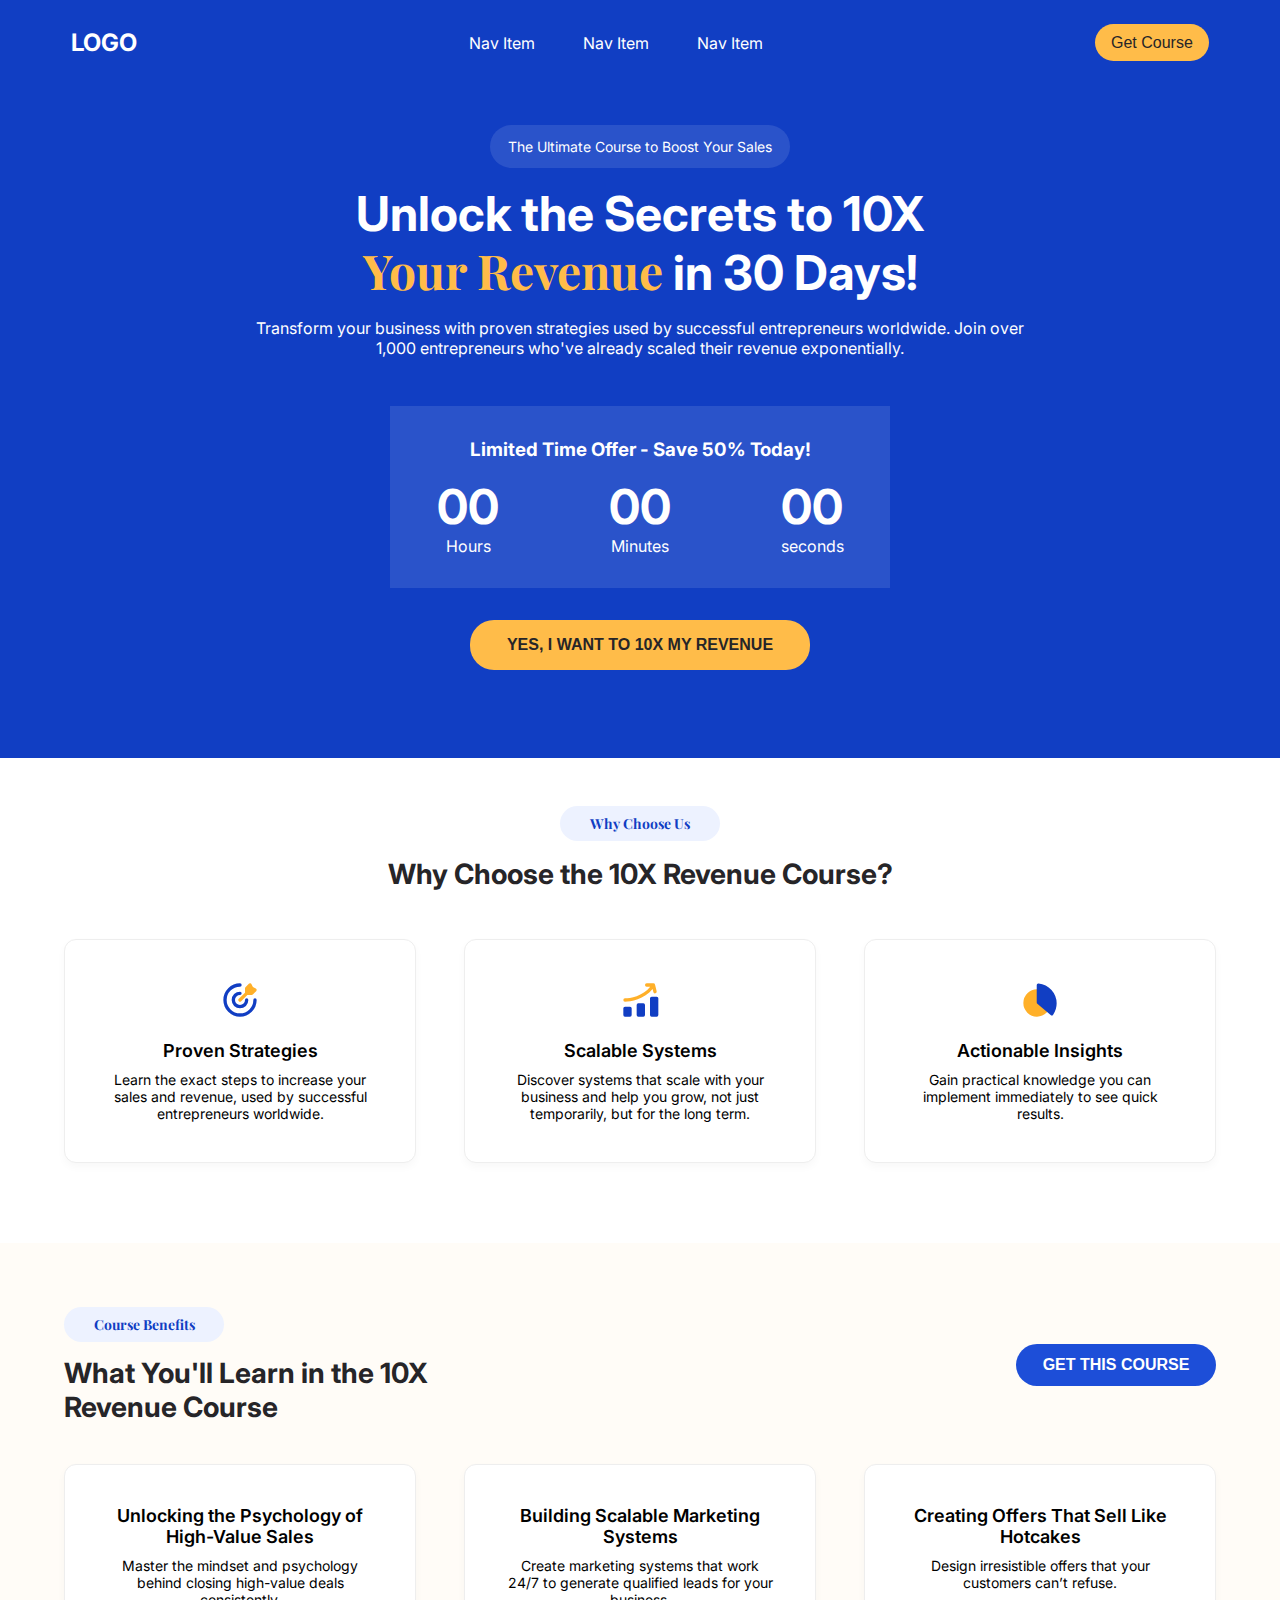
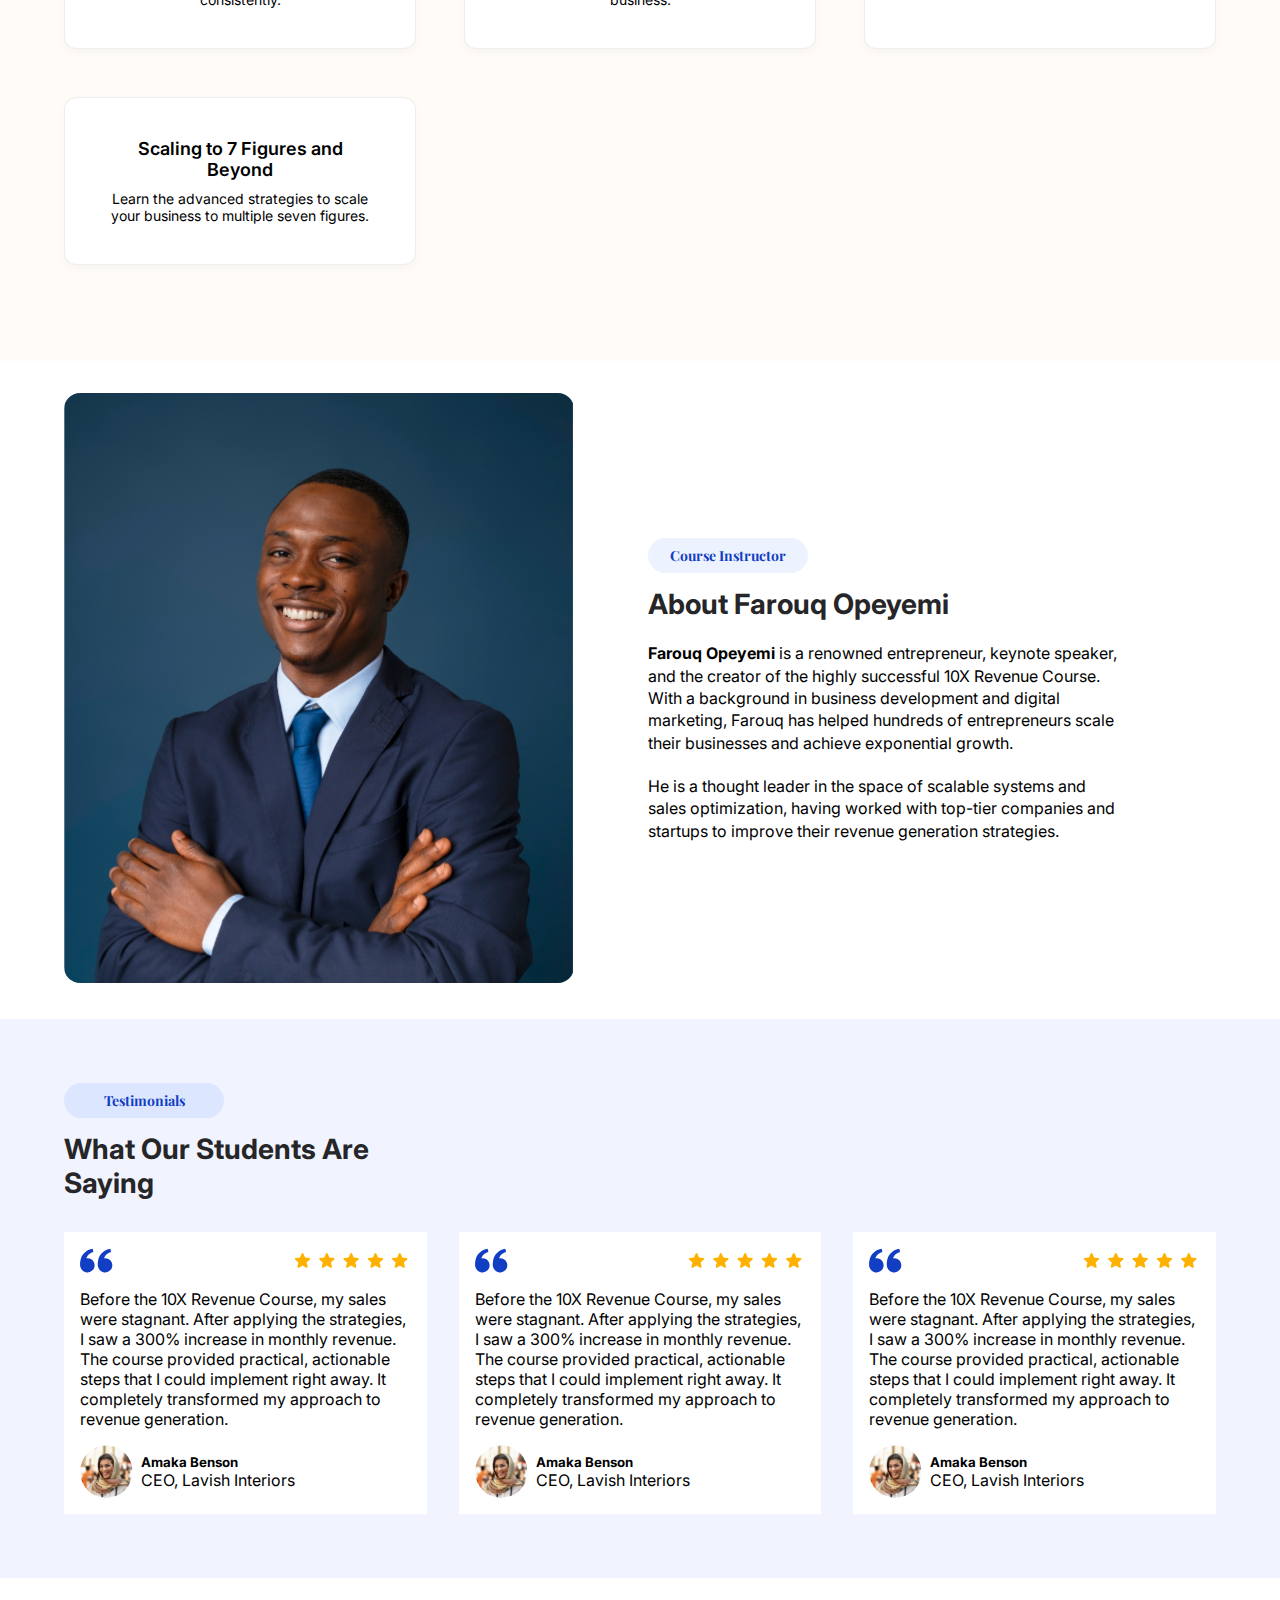
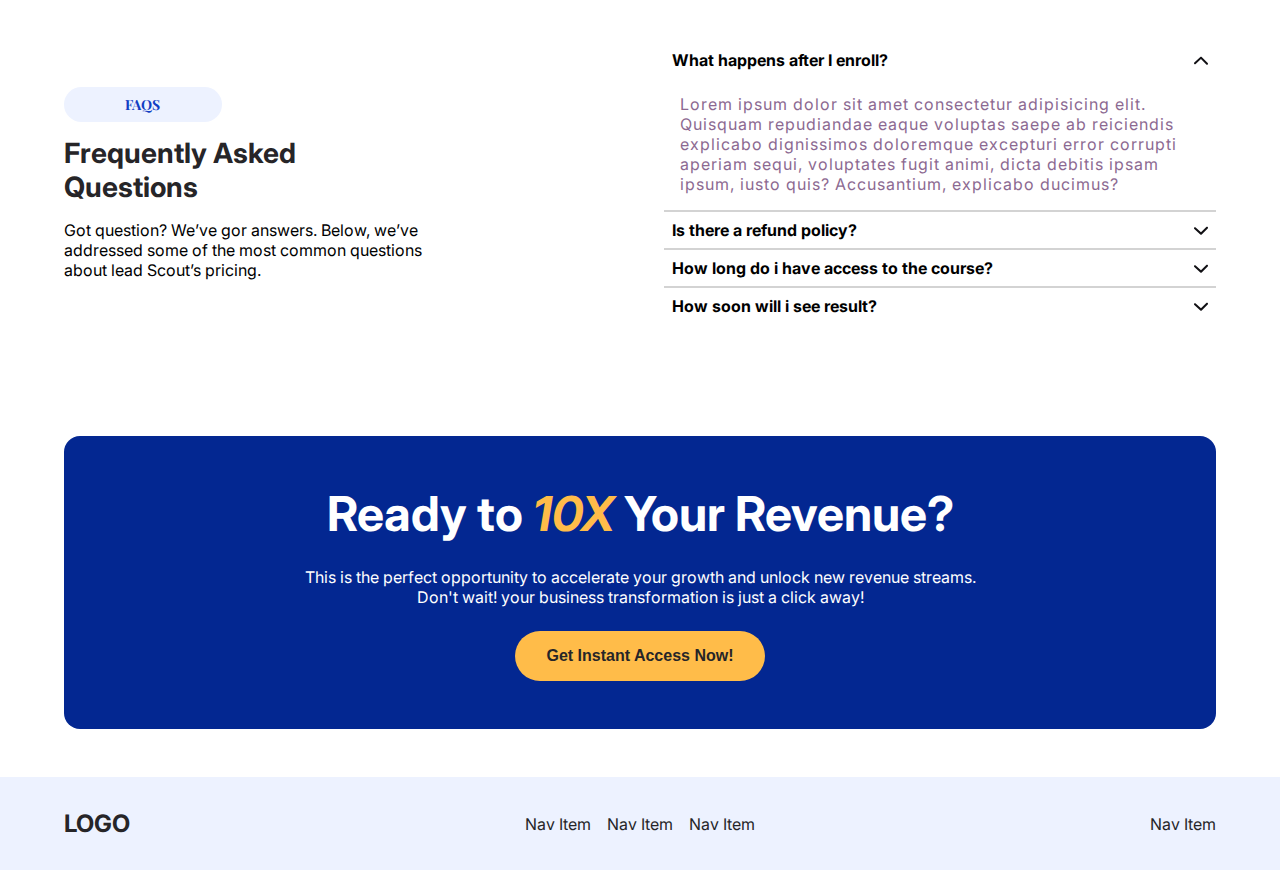
<file: index.html>
<!DOCTYPE html>
<html lang="en">
  <head>
    <meta charset="UTF-8" />
    <meta name="viewport" content="width=device-width, initial-scale=1.0" />
    <title>Document</title>
    <link rel="stylesheet" href="/style.css" />
  </head>
  <body>
    <section class="spt-hero">
      <!-- nav -->
      <nav class="spt-res-w-one">
        <h2>LOGO</h2>

        <ul>
          <li><a href="#">Nav Item</a></li>
          <li><a href="#">Nav Item</a></li>
          <li><a href="#">Nav Item</a></li>
          <button class="show-mobile">Get Course</button>
        </ul>

        <div class="menu">
          <button>Get Course</button>
          <span class="hamburger" aria-label="Toggle menu">
            <span></span>
            <span></span>
            <span></span>
          </span>
        </div>
      </nav>

      <!-- text content -->
      <div class="spt-res-w spt-hero-text-container">
          <p class="spt-small-text spt-text-white">The Ultimate Course to Boost Your Sales</p>
        <div class="spt-headline">
          <h1>Unlock the Secrets to 10X <span class="spt-headline-sec">Your Revenue</span> in 30 Days!</h1>
          <p class="spt-text-white">
            Transform your business with proven strategies used by successful
            entrepreneurs worldwide. Join over 1,000 entrepreneurs who've
            already scaled their revenue exponentially.
          </p>
        </div>

        <div class="spt-timer">
          <h3 class="spt-text-white">Limited Time Offer - Save 50% Today!</h3>
          <div class="spt-timer-container">
            <!-- <div>
              <h1 class="spt-timer-text" id="days">00</h1>
              <p class="spt-timer-text spt-text-white">Days</p>
            </div> -->
            <div>
              <h1 class="spt-timer-text" id="hours">00</h1>
              <p class="spt-timer-text spt-text-white">Hours</p>
            </div>
            <div>
              <h1 class="spt-timer-text" id="minutes">00</h1>
              <p class="spt-timer-text spt-text-white">Minutes</p>
            </div>
            <div>
              <h1 class="spt-timer-text" id="seconds">00</h1>
              <p class="spt-timer-text spt-text-white">seconds</p>
            </div>
          </div>
        </div>

        <button class="spt-hero-cta">YES, I WANT TO 10X MY REVENUE</button>
      </di>
    </section>

     <!-- Why Choose Us Section -->
<section class="spt-why-choose ">
<div class="spt-res-w spt-why-choose-container">
    <div>
      <p id="spt-center" class="spt-small-text blue-highlight">Why Choose Us</p>
  <h2 class="spt-section-title">Why Choose the 10X Revenue Course?</h2>
    </div>
  <div class="spt-cards-container">
    <div class="spt-card">
      <img src="/image/target-arrow-svgrepo-com.svg" alt="Proven Strategies Icon" />
      <h3>Proven Strategies</h3>
      <p>Learn the exact steps to increase your sales and revenue, used by successful entrepreneurs worldwide.</p>
    </div>
    <div class="spt-card">
      <img src="/image/chart-column-grow-svgrepo-com.svg" alt="Systems Icon" />
      <h3>Scalable Systems</h3>
      <p>Discover systems that scale with your business and help you grow, not just temporarily, but for the long term.</p>
    </div>
    <div class="spt-card">
      <img src="/image/chart-pie-svgrepo-com.svg" alt="Insights Icon" />
      <h3>Actionable Insights</h3>
      <p>Gain practical knowledge you can implement immediately to see quick results.</p>
    </div>
  </div>
</div>
</section>

<!-- What You'll Learn Section -->
<section class="spt-learn-section ">
 <div class="spt-res-w">
   <div class="spt-learn-header">
    <div>
     <p class="spt-small-text-left blue-highlight">Course Benefits</p>
    <h2 class="spt-learn-t">What You'll Learn in the 10X Revenue Course</h2>
   </div>
   <div class="spt-cta-container">
     <button class="get-course-btn">GET THIS COURSE</button>
   </div>
 </div>

  <div class="spt-cards-container">
    <div class="spt-card">
      <h3>Unlocking the Psychology of High-Value Sales</h3>
      <p>Master the mindset and psychology behind closing high-value deals consistently.</p>
    </div>
    <div class="spt-card">
      <h3>Building Scalable Marketing Systems</h3>
      <p>Create marketing systems that work 24/7 to generate qualified leads for your business.</p>
    </div>
    <div class="spt-card">
      <h3>Creating Offers That Sell Like Hotcakes</h3>
      <p>Design irresistible offers that your customers can’t refuse.</p>
    </div>
    <div class="spt-card">
      <h3>Scaling to 7 Figures and Beyond</h3>
      <p>Learn the advanced strategies to scale your business to multiple seven figures.</p>
    </div>
  </div>
 </div>
</section>

<section>
 <div class="spt-res-w spt-instructor-container">
   <div class="spt-instructor-image-container">
    <img src="/image/instructor-image.svg" alt="">
  </div>
  <div class="spt-instructor-text-container">
     <div>
      <p class="spt-small-text-left blue-highlight">Course Instructor</p>
      <h2 class="spt-learn-t"> About Farouq Opeyemi </h2>
     </div>
      <p class="spt-about-text"><b>Farouq Opeyemi</b> is a renowned entrepreneur, keynote speaker, and the creator of the highly successful 10X Revenue Course. With a background in business development and digital marketing, Farouq has helped hundreds of entrepreneurs scale their businesses and achieve exponential growth. </p>
      <p class="spt-about-text">He is a thought leader in the space of scalable systems and sales optimization, having worked with top-tier companies and startups to improve their revenue generation strategies.</p>

  </div>
 </div>
</section>

<section class="spt-testimonial-section">
  <div class="spt-testimonial-container spt-res-w">
    <div class="spt-testimonial-header">
      <p id="spt-t" class="spt-small-text-left blue-highlight ">Testimonials</p>
      <h2 class="spt-learn-t">What Our Students Are Saying</h2>
      </div>

      <div class="spt-testimonial-cards">
        <div class="spt-testimonial-card">
          <div class="spt-testimonial-head">
            <img src="/image/Quotes.svg" alt="quotes">
            <img src="/image/star-rating.svg" alt="rating">
          </div>
          <p>Before the 10X Revenue Course, my sales were stagnant. After applying the strategies, I saw a 300% increase in monthly revenue. The course provided practical, actionable steps that I could implement right away. It completely transformed my approach to revenue generation.</p>
          <div class="spt-testimonial-footer">
            <img src="/image/user-testimonial.svg" alt="user image">
            <div>
              <h5>Amaka Benson</h5>
              <p>CEO, Lavish Interiors</p>
            </div>
          </div>
        </div>
        <div class="spt-testimonial-card">
          <div class="spt-testimonial-head">
            <img src="/image/Quotes.svg" alt="quotes">
            <img src="/image/star-rating.svg" alt="rating">
          </div>
          <p>Before the 10X Revenue Course, my sales were stagnant. After applying the strategies, I saw a 300% increase in monthly revenue. The course provided practical, actionable steps that I could implement right away. It completely transformed my approach to revenue generation.</p>
          <div class="spt-testimonial-footer">
            <img src="/image/user-testimonial.svg" alt="user image">
            <div>
              <h5>Amaka Benson</h5>
              <p>CEO, Lavish Interiors</p>
            </div>
          </div>
        </div>
        <div class="spt-testimonial-card">
          <div class="spt-testimonial-head">
            <img src="/image/Quotes.svg" alt="quotes">
            <img src="/image/star-rating.svg" alt="rating">
          </div>
          <p>Before the 10X Revenue Course, my sales were stagnant. After applying the strategies, I saw a 300% increase in monthly revenue. The course provided practical, actionable steps that I could implement right away. It completely transformed my approach to revenue generation.</p>
          <div class="spt-testimonial-footer">
            <img src="/image/user-testimonial.svg" alt="user image">
            <div>
              <h5>Amaka Benson</h5>
              <p>CEO, Lavish Interiors</p>
            </div>
          </div>
        </div>
      </div>

    </div>
  </div>
</section>
<!-- faqs -->
<section>
<div class="spt-res-w spt-faqs-container">
    <div class="spt-faqs-text-container">
      <div class="spt-faqs-header">
        <div class="blue-highlight">
          <p class="spt-small-text-left ">FAQS</p>
        </div>
     <h1 class="spt-learn-t">Frequently Asked Questions</h1>
      </div>
     <p>Got question? We’ve gor answers. Below, we’ve addressed some of the most common questions about lead Scout’s pricing.</p>
  </div>
  
  <div class="container">

    <div class="question">
      <h4>What happens after I enroll?</h4>
      <img src="/image/icon-plus.svg" alt="" class="plus" />
      <img src="/image/icon-minus.svg" alt="" class="minus" />
    </div>

    <p class="para ">
      Lorem ipsum dolor sit amet consectetur adipisicing elit. Quisquam repudiandae eaque voluptas saepe ab reiciendis explicabo dignissimos doloremque excepturi error corrupti aperiam sequi, voluptates fugit animi, dicta debitis ipsam ipsum, iusto quis? Accusantium, explicabo ducimus?
    </p>
    <hr />
    <div class="question">
      <h4>Is there a refund policy?</h4>
      <img src="/image/icon-plus.svg" alt="" class="plus" />
      <img src="/image/icon-minus.svg" alt="" class="minus" />
    </div>

    <p class="para">
     Lorem ipsum dolor sit amet consectetur adipisicing elit. Voluptate delectus nobis voluptas labore. Tempora quidem cumque molestiae est culpa nobis modi, facere maxime cupiditate sapiente quis officiis aspernatur commodi eaque incidunt, laboriosam id possimus. Sapiente.
    </p>
    <hr />
    <div class="question">
      <h4>How long do i have access to the course?</h4>
      <img src="/image/icon-plus.svg" alt="" class="plus" />
      <img src="/image/icon-minus.svg" alt="" class="minus" />
    </div>

    <p class="para">
    Lorem, ipsum dolor sit amet consectetur adipisicing elit. Quae, assumenda doloribus quis, fugit placeat, error ipsa adipisci non aut vero commodi tenetur a aperiam cum veniam ea provident pariatur voluptates deserunt neque. Ut, praesentium blanditiis?
    </p>
    <hr />
    <div class="question">
      <h4>How soon will i see result?</h4>
      <img src="/image/icon-plus.svg" alt="" class="plus" />
      <img src="/image/icon-minus.svg" alt="" class="minus" />
    </div>

    <p class="para">
     Lorem ipsum dolor sit amet consectetur adipisicing elit. Sapiente ex corrupti labore voluptatibus, nulla odio hic obcaecati veniam cupiditate alias ad deleniti doloremque delectus blanditiis fuga! Obcaecati doloribus maiores et unde, illum aliquid modi voluptatum.
    </p>
  </div>
</div>
</section>

<section class="spt-banner-section">
  <div class="spt-res-w spt-banner">
    <div class="spt-banner-content">
        <h1>Ready to <span class="spt-ten"><i>10X</i></span> Your Revenue?</h1>
    <p>This is the perfect opportunity to accelerate your growth and unlock new revenue streams. Don't wait! your business transformation is just a click away!</p>
    <button class="spt-banner-cta">Get Instant Access Now!</button>
    </div>
  </div>
</section>

    <footer>
        <div class="footer-container spt-res-w">
            
            <h2 class="spt-logo">LOGO</h2>


        <div class="footer-frag-two">
            <ul class="links">
                <li><a href="#">Nav Item</a></li>
                <li><a href="#">Nav Item</a></li>
                <li><a href="#">Nav Item</a></li>
            </ul>
        </div>
        <div class="footer-frag-three">
            <ul class="links">
                <li><a href="#">Nav Item</a></li>
            </ul>
        </div>
        </div>
    </footer>

    <script src="/app.js"></script>
  </body>
</html>
</file>
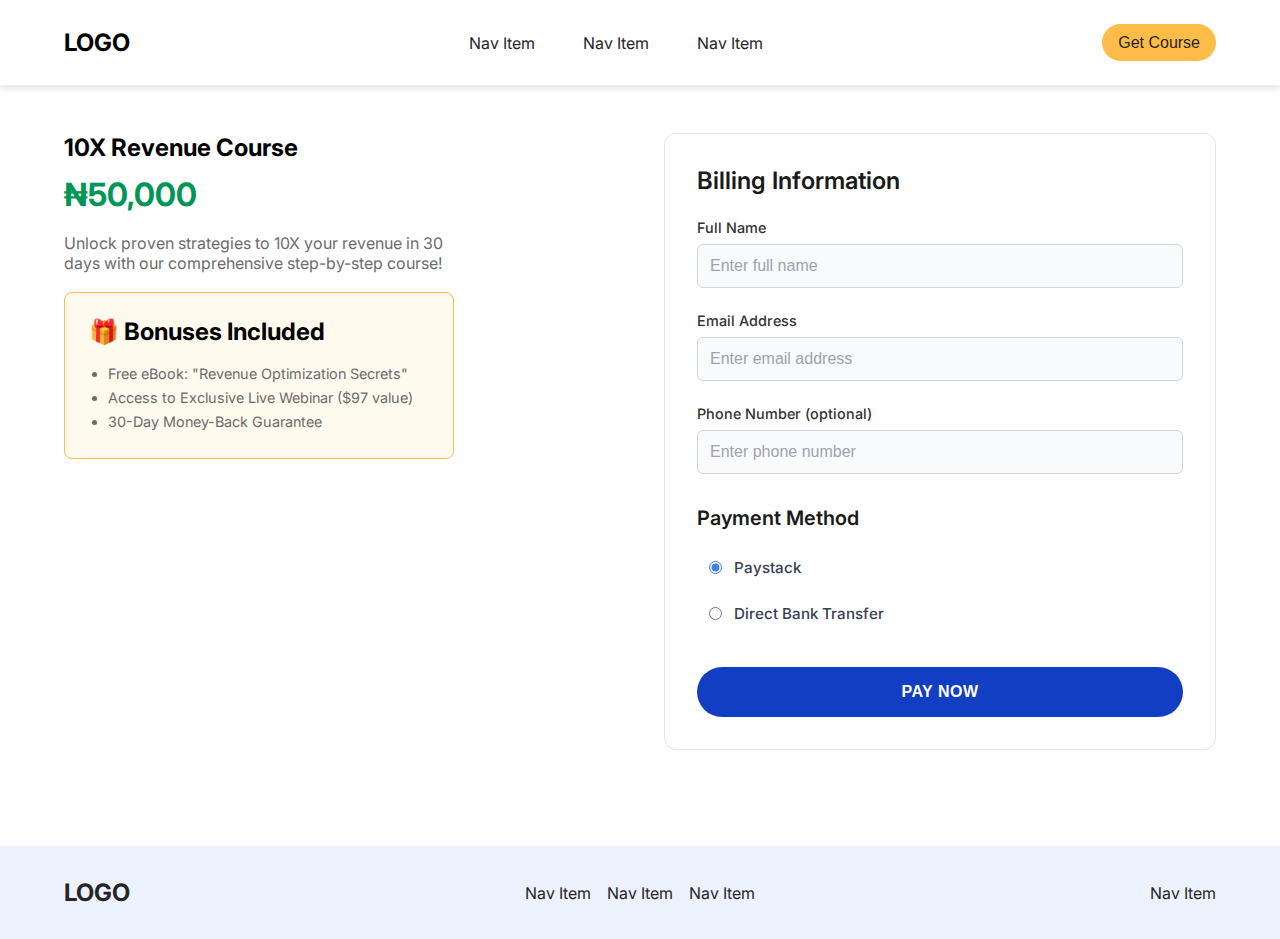
<file: payment.html>
<!DOCTYPE html>
<html lang="en">
  <head>
    <meta charset="UTF-8" />
    <meta name="viewport" content="width=device-width, initial-scale=1.0" />
    <title>Document</title>
    <link rel="stylesheet" href="/payment.css" />
  </head>
  <body>
    <div class="nav-bar">
        <nav class="spt-res-w-one">
          <h2>LOGO</h2>
    
          <ul>
            <li><a href="#">Nav Item</a></li>
            <li><a href="#">Nav Item</a></li>
            <li><a href="#">Nav Item</a></li>
            <button class="show-mobile">Get Course</button>
          </ul>
    
          <div class="menu">
            <button>Get Course</button>
            <span class="hamburger" aria-label="Toggle menu">
              <span></span>
              <span></span>
              <span></span>
            </span>
          </div>
        </nav>
    </div>

    <section>
      <div class="sptp-details spt-res-w-one">
        <div class="sptp-details-left">
          <div class="spp-c-d">
            <h2>10X Revenue Course</h2>
            <h2 class="amount">₦50,000</h2>
          </div>
          <p class="course-description">
            Unlock proven strategies to 10X your revenue in 30 days with our
            comprehensive step-by-step course!
          </p>

          <div class="bonus-card">
            <h2>🎁 Bonuses Included</h2>
            <ul>
              <li class="bonus-list">Free eBook: "Revenue Optimization Secrets"</li>
              <li class="bonus-list">Access to Exclusive Live Webinar ($97 value)</li>
              <li class="bonus-list">30-Day Money-Back Guarantee</li>
            </ul>
          </div>
        </div>
        <!-- payment form -->
      <div class="form-container">
        <h2 class="form-title">Billing Information</h2>
        
        <form id="billingForm">
            <div class="form-group">
                <label for="fullName" class="form-label">Full Name</label>
                <input 
                    type="text" 
                    id="fullName" 
                    name="fullName" 
                    class="form-input" 
                    placeholder="Enter full name" 
                    required
                >
                <div class="form-validation" id="fullNameError"></div>
            </div>

            <div class="form-group">
                <label for="email" class="form-label">Email Address</label>
                <input 
                    type="email" 
                    id="email" 
                    name="email" 
                    class="form-input" 
                    placeholder="Enter email address" 
                    required
                >
                <div class="form-validation" id="emailError"></div>
            </div>

            <div class="form-group">
                <label for="phone" class="form-label">Phone Number (optional)</label>
                <input 
                    type="tel" 
                    id="phone" 
                    name="phone" 
                    class="form-input" 
                    placeholder="Enter phone number"
                >
                <div class="form-validation" id="phoneError"></div>
            </div>

            <div class="payment-section">
                <h3 class="payment-title">Payment Method</h3>
                <div class="payment-options">
                    <div class="payment-option selected" data-method="paystack">
                        <input 
                            type="radio" 
                            id="paystack" 
                            name="paymentMethod" 
                            value="paystack" 
                            class="payment-radio" 
                            checked
                        >
                         <label for="paystack" class="payment-label">
                           Paystack
                        </label>
                    </div>
                    
                    <div class="payment-option" data-method="bank-transfer">
                        <input 
                            type="radio" 
                            id="bankTransfer" 
                            name="paymentMethod" 
                            value="bank-transfer" 
                            class="payment-radio"
                        >
                        <label for="bankTransfer" class="payment-label">
                            Direct Bank Transfer
                        </label>
                    </div>
                </div>
            </div>

            <button type="submit" class="pay-button" id="payButton">
                PAY NOW
            </button>
            </button>
        </form>
    </div>
      </div>
    </section>

    <footer>
      <div class="footer-container spt-res-w">
        <h2 class="spt-logo">LOGO</h2>

        <div class="footer-frag-two">
          <ul class="links">
            <li><a href="#">Nav Item</a></li>
            <li><a href="#">Nav Item</a></li>
            <li><a href="#">Nav Item</a></li>
          </ul>
        </div>
        <div class="footer-frag-three">
          <ul class="links">
            <li><a href="#">Nav Item</a></li>
          </ul>
        </div>
      </div>
    </footer>

    <script src="/app.js"></script>
  </body>
</html>
</file>
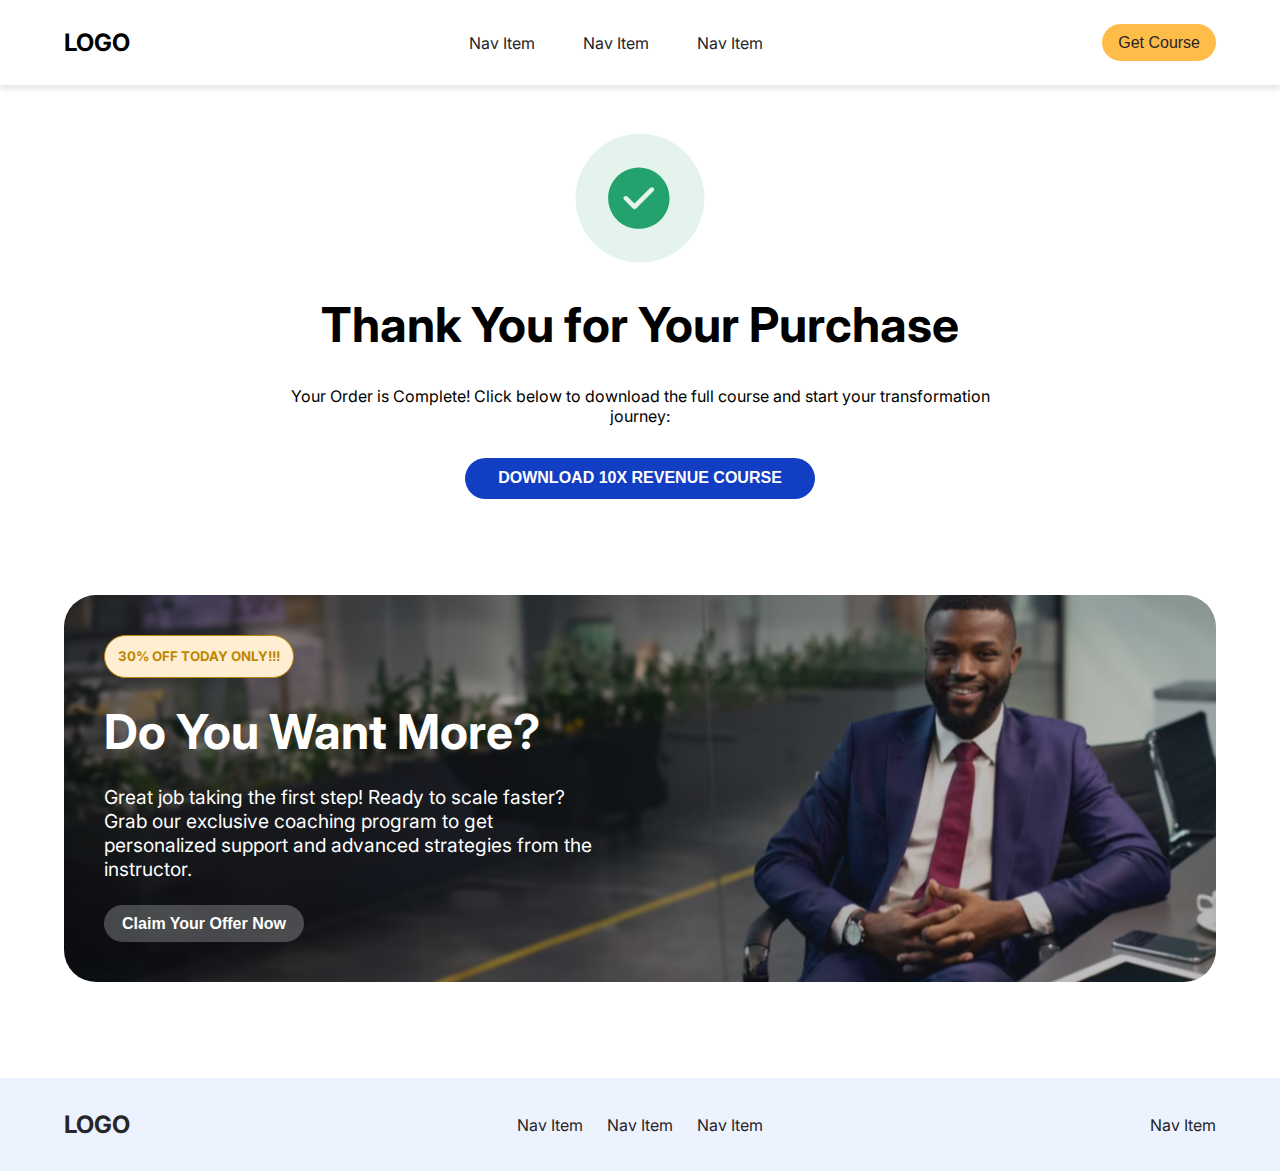
<file: thank.html>
<!DOCTYPE html>
<html lang="en">
  <head>
    <meta charset="UTF-8" />
    <meta name="viewport" content="width=device-width, initial-scale=1.0" />
    <title>Document</title>
    <link rel="stylesheet" href="/thank.css" />
  </head>
  <body>
    <div class="nav-bar">
      <nav class="spt-res-w-one">
        <h2>LOGO</h2>

        <ul>
          <li><a href="#">Nav Item</a></li>
          <li><a href="#">Nav Item</a></li>
          <li><a href="#">Nav Item</a></li>
          <button class="show-mobile">Get Course</button>
        </ul>

        <div class="menu">
          <button>Get Course</button>
          <span class="hamburger" aria-label="Toggle menu">
            <span></span>
            <span></span>
            <span></span>
          </span>
        </div>
      </nav>
    </div>

    <section class="tsec">
      <div class="tsec-container spt-res-w">
        <img src="/image/Success Icon.svg" alt="success icon" />
        <h1>Thank You for Your Purchase</h1>
        <p>
          Your Order is Complete! Click below to download the full course and
          start your transformation journey:
        </p>
        <button class="download-btn">DOWNLOAD 10X REVENUE COURSE</button>
      </div>
    </section>

    <section class="tbs-sec">
      <div class="tbs-sec-container spt-res-w">
       <div class="tbanner-text">
         <h5 class="yellow-highlight">30% OFF TODAY ONLY!!!</h5>
        <h1>Do You Want More?</h1>
        <p>
          Great job taking the first step! Ready to scale faster? Grab
          our exclusive coaching program to get personalized support and
          advanced strategies from the instructor.
        </p>
        <button class="claim-btn">Claim Your Offer Now</button>
       </div>
      </div>
    </section>

    <footer>
      <div class="footer-container spt-res-w">
        <h2 class="spt-logo">LOGO</h2>

        <div class="footer-frag-two">
          <ul class="links">
            <li><a href="#">Nav Item</a></li>
            <li><a href="#">Nav Item</a></li>
            <li><a href="#">Nav Item</a></li>
          </ul>
        </div>
        <div class="footer-frag-three">
          <ul class="links">
            <li><a href="#">Nav Item</a></li>
          </ul>
        </div>
      </div>
    </footer>

    <script src="/app.js"></script>
  </body>
</html>
</file>
<file: style.css>
@import url("https://fonts.googleapis.com/css2?family=Inter:ital,opsz,wght@0,14..32,100..900;1,14..32,100..900&display=swap");
@import url("https://fonts.googleapis.com/css2?family=Playfair+Display:ital,wght@0,400..900;1,400..900&display=swap");

* {
  margin: 0;
  padding: 0;
  box-sizing: border-box;
  list-style-type: none;
}
:root {
  --primary-color: #113ec3;
  --dark-blue: #032791;
  --hero-bg: #113ec3;
  --secondary-color: #ffbc49;
  --faded-blue: #edf2ff;
  --testimonial-bg: #f1f4ff;
  --white: #ffffff;
  --text-color: #262528;
}

a {
  text-decoration: none;
  color: var(--white);
  transition: color 0.3s;
}
a:hover {
  color: var(--secondary-color);
}

h1,
h2,
.spt-text-white {
  color: var(--white);
}
body {
  background-color: var(--white);
  font-family: "Inter", serif;
}
span {
  font-family: "Playfair Display", serif;
  line-height: 1rem;
}

.spt-hero {
  background-color: var(--primary-color);
  padding: 0rem 0.5rem 3rem;
  text-align: center;
}

.spt-small-text {
  background-color: #eaefff1f;
  margin: auto;
  font-size: 12px;
  padding: 0.5rem;
  border-radius: 1.5rem;
  width: 70%;
}

.spt-headline {
  width: 100%;
  max-width: 800px;
  align-items: center;
  margin: auto;
  padding: 1rem;
  display: flex;
  flex-direction: column;
  gap: 1rem;
}

.spt-headline h1 {
  max-width: 650px;
}
.spt-headline-sec {
  color: var(--secondary-color);
  font-family: "Playfair Display", serif;
}

.spt-hero-cta {
  width: 100%;
  max-width: 340px;
  font-weight: bolder;
  border-radius: 1.5rem;
  padding: 1rem;
}

button {
  background-color: var(--secondary-color);
  color: var(--text-color);
  border-radius: 999px;
  padding: 0.6rem 1rem;
  border: 0;
  font-weight: 500;
  font-size: medium;
  width: 100%;
}
button:hover {
  background-color: var(--faded-blue);
}

/* .nav-bar {
  width: 100%;
  box-shadow: 0 4px 6px rgba(0, 0, 0, 0.1);
} */

nav {
  background-color: var(--primary-color);
  display: flex;
  justify-content: space-between;
  padding: 1.5rem 0rem;
  align-items: center;
  position: relative;
  box-shadow: 0 -1px 0 rgba(0, 0, 0, 0.1);
}

nav ul {
  display: none; /* Hidden by default on mobile */
  position: absolute;
  top: 100%;
  left: 0;
  right: 0;
  flex-direction: column;
  width: 100%;
  margin: 0;
  padding: 1.5rem;
  list-style: none;
  box-shadow: 0 2px 5px rgba(0, 0, 0, 0.1);
  transition: 0.7s ease-in-out;
  background-color: var(--primary-color);
}

nav ul.active {
  display: flex;
}

nav ul li {
  width: 100%;
  text-align: center;
  padding: 0.5rem 0;
}
.show-mobile {
  margin: 0.6rem 0 0.8rem;
}

.hamburger {
  display: flex;
  flex-direction: column;
  cursor: pointer;
  background: none;
  border: none;
  padding: 0;
  z-index: 100;
}

.hamburger span {
  width: 25px;
  height: 3px;
  background-color: var(--white);
  margin: 2px 0;
  transition: 0.4s ease-in-out;
}

.menu {
  display: flex;
  gap: 0.7rem;
  align-items: center;
}

/* Hamburger animation */
.hamburger.active span:nth-child(1) {
  transform: rotate(-45deg) translate(-5px, 6px);
}

.hamburger.active span:nth-child(2) {
  opacity: 0;
}

.hamburger.active span:nth-child(3) {
  transform: rotate(45deg) translate(-5px, -6px);
}

.hero-section {
  background-color: var(--primary-color);
}

.menu button:nth-child(1) {
  display: none;
}

.spt-res-w-one {
  margin: auto;
  width: 90%;
  max-width: 1440px;
}

.spt-hero-text-container {
  padding: 1rem 0rem;
}

.spt-res-w {
  width: 90%;
  margin: auto;
  max-width: 1440px;
}

/* .spt-why-choose {
  padding: 3rem 0;
} */

.text-content {
  display: flex;
  flex-direction: column;
  gap: 1rem;
  width: 100%;
  text-align: center;
}

.links {
  display: flex;
  flex-direction: column;
  gap: 1rem;
  justify-content: center;
}

.blue-highlight {
  color: var(--primary-color);
  background-color: var(--faded-blue);
  padding: 0.5rem;
  border-radius: 999px;
  font-family: "Playfair Display", serif;
  font-weight: bold;
  font-size: 13px;
  width: 45%;
  margin: auto;
  text-align: center;
}

#spt-center {
  margin: auto;
}

.spt-timer {
  display: flex;
  flex-direction: column;
  gap: 1rem;
  padding: 2rem 0rem;
  width: 100%;
  max-width: 500px;
  margin: 2rem auto;
  background-color: #eaefff1f;
}

.spt-timer-container {
  display: grid;
  grid-template-columns: 1fr 1fr 1fr;
  gap: 1rem;
  align-items: center;
}
.spt-section-title {
  font-size: 28px;
  font-weight: 700;
  margin: 0.5rem 0rem 1rem;
  color: var(--text-color);
  text-align: center;
}

.spt-learn-t {
  font-size: 28px;
  font-weight: 700;
  text-align: center;
  margin-top: 0.9rem;
  color: var(--text-color);
}

.spt-why-choose-container {
  padding: 3rem 0;
}

/* Card Grid */
.spt-cards-container {
  display: grid;
  grid-template-columns: repeat(auto-fit, minmax(260px, 1fr));
  gap: 3rem;
  margin-bottom: 2rem;
}

.spt-card {
  background: #fff;
  border: 1px solid #eee;
  border-radius: 12px;
  padding: 2.5rem;
  box-shadow: 0 4px 8px rgba(0, 0, 0, 0.03);
  text-align: center;
  transition: transform 0.3s ease;
}

.spt-card img {
  height: 40px;
  margin-bottom: 16px;
}

.spt-card h3 {
  font-size: 18px;
  font-weight: 600;
  margin-bottom: 10px;
}

.spt-card p {
  font-size: 14px;
}

.spt-learn-header {
  display: grid;
  grid-template-columns: 1fr;
  align-items: center;
  justify-content: center;
  gap: 1rem;
  margin-bottom: 40px;
}

.spt-cta-container {
  display: flex;
  justify-content: center;
  align-items: center;
}
/* CTA Button */
.get-course-btn {
  background-color: #1d4ed8;
  color: #fff;
  font-weight: 600;
  padding: 12px 24px;
  border-radius: 30px;
  border: none;
  cursor: pointer;
  max-width: 200px;
  transition: background 0.3s ease;
}

.get-course-btn:hover {
  background-color: #2563eb;
}

.spt-learn-section {
  background-color: #fffcf7;
}

.spt-instructor-container {
  display: grid;
  grid-template-columns: 1fr;
  padding: 2rem 0rem;
  gap: 1rem;
}

.spt-instructor-image-container img {
  width: 100%;
  /* max-width: 510px; */
  border-radius: 1rem;
}

.spt-instructor-text-container {
  display: flex;
  flex-direction: column;
  gap: 1.3rem;
  width: 100%;
  /* max-width: 470px; */
}

.spt-about-text {
  line-height: 1.4;
}

.spt-testimonial-section {
  background-color: var(--testimonial-bg);
}
.spt-testimonial-container {
  padding: 2rem 0rem;
  display: flex;
  flex-direction: column;
  gap: 1rem;
}

.spt-testimonial-header h2 {
  color: var(--text-color);
}

#spt-t {
  background-color: #dde6ff;
}

.spt-testimonial-cards {
  display: grid;
  grid-template-columns: 1fr;
  gap: 2rem;
}
.spt-testimonial-card {
  background-color: var(--white);
  padding: 1rem;
  display: grid;
  grid-template-columns: 1fr;
  gap: 1rem;
}

.spt-testimonial-head {
  display: flex;
  align-items: center;
  justify-content: space-between;
}

.spt-testimonial-footer {
  display: flex;
  align-items: center;
  gap: 0.5rem;
}

.spt-faqs-container {
  display: grid;
  grid-template-columns: 1fr;
  gap: 2rem;
  align-items: center;
  padding: 1.5rem 0rem;
}

.spt-faqs-text-container {
  display: flex;
  flex-direction: column;
  gap: 1rem;
  width: 100%;
  text-align: center;
}
.spt-faqs-header {
  width: 100%;
}
.container .question {
  display: flex;
  justify-content: space-between;
  align-items: center;
  padding: 0.5rem;
}

.container p {
  color: hsl(293, 16%, 49%);
  font-size: 16px;
  letter-spacing: 1px;
}

.container .question img {
  cursor: pointer;
}

.para {
  display: none;
  padding: 1rem;
}
.para.active {
  display: block;
}
.plus.hideplus {
  display: none;
}
.minus {
  display: none;
}
.minus.showminus {
  display: block;
}

.container hr {
  border: 1px solid #d3d3d3;
}

.spt-banner {
  background-color: var(--dark-blue);
  border-radius: 1rem;

  text-align: center;
  padding: 3rem 1rem;
}

.spt-banner-section {
  padding: 3rem 0;
}

.spt-banner-content {
  width: 100%;
  max-width: 700px;
  margin: auto;
  color: var(--white);
  display: flex;
  flex-direction: column;
  justify-content: center;
  align-items: center;
  gap: 1.5rem;
}

.spt-banner-content span {
  color: var(--secondary-color);
  font-family: "Inter", serif;
}
.spt-banner-cta {
  width: 100%;
  max-width: 250px;
  border-radius: 2.5rem;
  padding: 1rem 0.5rem;
  font-weight: bolder;
}

.footer-container {
  display: grid;
  grid-template-columns: 1fr;
  gap: 3rem;
  align-items: center;
  text-align: center;
  padding: 2rem 0rem;
}
.spt-logo {
  color: var(--text-color);
  text-align: center;
}

.links {
  display: flex;
  flex-direction: column;
  gap: 1rem;
  justify-content: center;
}
.links li a {
  color: var(--text-color);
}
.links li a:hover {
  color: var(--secondary-color);
}
footer {
  background-color: var(--faded-blue);
  color: var(--text-color);
}

/* Responsive Typography */
@media (max-width: 1024px) {
  .spt-card h3 {
    font-size: 16px;
  }

  .spt-card p {
    font-size: 13px;
  }
  .blue-highlight {
    max-width: 140px;
  }
}

@media (max-width: 768px) {
  .spt-res-w {
    padding: 40px 16px;
  }

  .spt-small-text {
    font-size: 13px;
  }

  .spt-card {
    padding: 20px;
    text-align: left;
  }

  .get-course-btn {
    width: 100%;
    padding: 14px 0;
    font-size: 16px;
  }

  .spt-learn-t {
    text-align: center;
  }
}

@media (max-width: 480px) {
  .spt-section-title {
    font-size: 20px;
  }
  .spt-learn-t {
    font-size: 20px;
  }

  .spt-cards-container {
    grid-template-columns: 1fr;
  }

  .spt-card h3 {
    font-size: 15px;
  }

  .spt-card p {
    font-size: 12.5px;
  }
}

@media (width > 820px) {
  /* .nav-bar {
    width: 100%;
    box-shadow: 0 4px 6px rgba(0, 0, 0, 0.1);
    margin: 0rem;
    padding: 0rem;
  } */
  h1 {
    font-size: 3rem;
    font-weight: bold;
  }
  .show-mobile {
    display: none;
  }
  .hamburger {
    display: none;
  }

  nav ul {
    position: static;
    display: flex;
    flex-direction: row;
    align-items: center;
    justify-content: center;
    gap: 3rem;
    width: auto;
    padding: 0.5rem;
    box-shadow: none;
  }

  nav ul li {
    width: 100%;
    padding: 0;
  }
  nav ul li a {
    text-align: center;
  }
  .menu button:nth-child(1) {
    display: block;
  }

  .spt-hero-text-container {
    padding: 2.5rem 0rem;
  }
  .spt-small-text {
    background-color: #eaefff1f;
    margin: auto;
    font-size: 14px;
    padding: 0.8rem;
    border-radius: 1.5rem;
    width: 100%;
    max-width: 300px;
  }

  .spt-learn-header {
    display: grid;
    grid-template-columns: 1fr 1fr;
    align-items: center;
    gap: 1rem;
    margin-bottom: 40px;
  }

  .spt-cta-container {
    display: flex;
    justify-content: end;
    align-items: center;
  }

  .blue-highlight {
    color: var(--primary-color);
    background-color: var(--faded-blue);
    padding: 8px;
    border-radius: 999px;
    font-size: 14px;
    text-align: center;
    max-width: 160px;
    margin: 0;
  }

  #spt-center {
    margin: auto;
  }
  .spt-section-title {
    font-size: 28px;
    margin: 1rem 0rem 3rem;
  }

  .spt-learn-t {
    text-align: left;
    max-width: 400px;
  }

  .spt-learn-section {
    background-color: #fffcf7;
    padding: 4rem 0rem;
  }

  .spt-instructor-container {
    grid-template-columns: 1fr 1fr;
    gap: 1rem;
    justify-content: center;
    align-items: center;
  }
  .spt-instructor-image-container img {
    max-width: 510px;
  }
  .spt-instructor-text-container {
    max-width: 470px;
  }
  .spt-faqs-container {
    display: grid;
    grid-template-columns: 1fr 1fr;
    gap: 3rem;
    align-items: center;
    padding: 4rem 0rem;
  }
  .spt-faqs-text-container {
    display: flex;
    flex-direction: column;
    gap: 1rem;
    width: 100%;
    max-width: 400px;
    text-align: left;
  }
  .spt-faqs-header {
    width: 100%;
    max-width: 350px;
  }
  .spt-testimonial-container {
    gap: 2rem;
    padding: 4rem 0rem;
  }

  .spt-testimonial-cards {
    grid-template-columns: 1fr 1fr 1fr;
  }

  .spt-logo {
    text-align: left;
  }
  .footer-frag-three {
    display: flex;
    justify-content: end;
  }

  .testimonial-cards {
    grid-template-columns: 1fr 1fr 1fr;
  }
  .tt-sec-five-container {
    grid-template-columns: 1fr 1fr;
  }
  .footer-container {
    grid-template-columns: 1fr 1fr 1fr;
  }
  .footer-container h1 {
    text-align: left;
  }
  .links {
    flex-direction: row;
  }
}
</file>
<file: payment.css>
@import url("https://fonts.googleapis.com/css2?family=Inter:ital,opsz,wght@0,14..32,100..900;1,14..32,100..900&display=swap");
@import url("https://fonts.googleapis.com/css2?family=Playfair+Display:ital,wght@0,400..900;1,400..900&display=swap");

* {
  margin: 0;
  padding: 0;
  box-sizing: border-box;
  list-style-type: none;
}
:root {
  --primary-color: #113ec3;
  --dark-blue: #032791;
  --hero-bg: #113ec3;
  --secondary-color: #ffbc49;
  --green: #009656;
  --faded-blue: #edf2ff;
  --faded-yellow: #fffaee;
  --gray: #6c6c6c;
  --white: #ffffff;
  --text-color: #262528;
}

a {
  text-decoration: none;
  color: var(--text-color);
  transition: color 0.3s;
}
a:hover {
  color: var(--secondary-color);
}

h1,
.spt-text-white {
  color: var(--white);
}
body {
  background-color: var(--white);
  font-family: "Inter", serif;
}
span {
  font-family: "Playfair Display", serif;
  line-height: 1rem;
}

button {
  background-color: var(--secondary-color);
  color: var(--text-color);
  border-radius: 999px;
  padding: 0.6rem 1rem;
  border: 0;
  font-weight: 500;
  font-size: medium;
  width: 100%;
}
button:hover {
  background-color: var(--faded-blue);
}

.nav-bar {
  box-shadow: 0 4px 6px rgba(0, 0, 0, 0.1);
  padding: 0.5rem 0rem;
}

nav {
  display: flex;
  justify-content: space-between;
  padding: 1rem 0rem;
  align-items: center;
  position: relative;
}

nav ul {
  display: none;
  position: absolute;
  top: 100%;
  left: 0;
  right: 0;
  flex-direction: column;
  width: 100%;
  margin: 0;
  padding: 1.5rem;
  list-style: none;
  box-shadow: 0 2px 5px rgba(0, 0, 0, 0.1);
  transition: 0.7s ease-in-out;
}

nav ul.active {
  display: flex;
}

nav ul li {
  width: 100%;
  text-align: center;
  padding: 0.5rem 0;
}
.show-mobile {
  margin: 0.6rem 0 0.8rem;
}

.hamburger {
  display: flex;
  flex-direction: column;
  cursor: pointer;
  background: none;
  border: none;
  padding: 0;
  z-index: 100;
}

.hamburger span {
  width: 25px;
  height: 3px;
  background-color: var(--white);
  margin: 2px 0;
  transition: 0.4s ease-in-out;
}

.menu {
  display: flex;
  gap: 0.7rem;
  align-items: center;
}

/* Hamburger animation */
.hamburger.active span:nth-child(1) {
  transform: rotate(-45deg) translate(-5px, 6px);
}

.hamburger.active span:nth-child(2) {
  opacity: 0;
}

.hamburger.active span:nth-child(3) {
  transform: rotate(45deg) translate(-5px, -6px);
}

.menu button:nth-child(1) {
  display: none;
}

.spt-res-w-one {
  margin: auto;
  width: 90%;
  max-width: 1440px;
}

.spt-res-w {
  width: 90%;
  margin: auto;
  max-width: 1440px;
}

/* course details */

.sptp-details {
  display: grid;
  grid-template-columns: 1fr;
  gap: 2rem;
  align-items: start;
  padding: 3rem 0rem 6rem;
}

.sptp-details-left {
  display: grid;
  grid-template-columns: 1fr;
  gap: 1.2rem;
}
.amount {
  padding-top: 0.8rem;
  font-size: 2rem;
  font-weight: bold;
  color: var(--green);
}

.course-description {
  width: 100%;
  max-width: 400px;
  color: var(--gray);
}
.bonus-card {
  background-color: var(--faded-yellow);
  padding: 1.5rem;
  border-radius: 0.5rem;
  border: 1px solid var(--secondary-color);
  display: flex;
  flex-direction: column;
  width: 80%;
  max-width: 390px;
  gap: 1rem;
}

.bonus-list {
  color: var(--gray);
  font-size: 0.9rem;
  line-height: 1.5rem;
  list-style: disc;
  margin-left: 1.2rem;
}
.footer-container {
  display: grid;
  grid-template-columns: 1fr;
  gap: 3rem;
  align-items: center;
  text-align: center;
  padding: 2rem 0rem;
}
.spt-logo {
  color: var(--text-color);
  text-align: center;
}

.links {
  display: flex;
  flex-direction: column;
  gap: 1rem;
  justify-content: center;
}
.links li a {
  color: var(--text-color);
}
.links li a:hover {
  color: var(--secondary-color);
}

/* form */

.form-container {
  background: white;
  border-radius: 12px;
  padding: 2rem;
  width: 100%;
  border: 1px solid #e5e5e5;
}

.form-title {
  font-size: 1.5rem;
  font-weight: 600;
  color: #1a1a1a;
  margin-bottom: 1.5rem;
  text-align: left;
}

.form-group {
  margin-bottom: 1.5rem;
}

.form-label {
  display: block;
  font-size: 0.9rem;
  font-weight: 500;
  color: #333;
  margin-bottom: 0.5rem;
}

.form-input {
  width: 100%;
  padding: 0.75rem;
  border: 1px solid #d1d5db;
  border-radius: 6px;
  font-size: 1rem;
  transition: border-color 0.2s, box-shadow 0.2s;
  background-color: #f9fafb;
}

.form-input:focus {
  outline: none;
  border-color: #3b82f6;
  box-shadow: 0 0 0 3px rgba(59, 130, 246, 0.1);
  background-color: white;
}

.form-input::placeholder {
  color: #9ca3af;
}

.payment-section {
  margin-top: 2rem;
  margin-bottom: 2rem;
}

.payment-title {
  font-size: 1.25rem;
  font-weight: 600;
  color: #1a1a1a;
  margin-bottom: 1rem;
}

.payment-options {
  display: flex;
  flex-direction: column;
  gap: 0.2rem;
}

.payment-option {
  display: flex;
  align-items: center;
  padding: 0.75rem;
  cursor: pointer;
}


.payment-radio {
  margin-right: 0.75rem;
  accent-color: #3b82f6;
}

.payment-label {
  display: flex;
  align-items: center;
  font-size: 0.95rem;
  font-weight: 500;
  color: #374151;
  cursor: pointer;
}

.paystack-logo {
  width: 80px;
  height: 20px;
  margin-left: 0.5rem;
  background: linear-gradient(135deg, #00d4ff 0%, #0066ff 100%);
  border-radius: 4px;
  display: flex;
  align-items: center;
  justify-content: center;
  color: white;
  font-size: 0.7rem;
  font-weight: bold;
}

.pay-button {
  width: 100%;
  background: var(--primary-color);
  border-radius: 999px;
  color: white;
  border: none;
  padding: 1rem;
  font-size: 1rem;
  font-weight: 600;
  cursor: pointer;
  transition: all 0.2s;
  text-transform: uppercase;
  letter-spacing: 0.5px;
}

.pay-button:hover {
  transform: translateY(-1px);
  box-shadow: 0 4px 12px rgba(0, 102, 255, 0.3);
}

.pay-button:active {
  transform: translateY(0);
}

.pay-button:disabled {
  background: #9ca3af;
  cursor: not-allowed;
  transform: none;
  box-shadow: none;
}

.form-validation {
  color: #ef4444;
  font-size: 0.8rem;
  margin-top: 0.25rem;
}

.loading {
  display: none;
  align-items: center;
  justify-content: center;
  gap: 0.5rem;
}

.loading.active {
  display: flex;
}

.spinner {
  width: 20px;
  height: 20px;
  border: 2px solid #ffffff;
  border-top: 2px solid transparent;
  border-radius: 50%;
  animation: spin 1s linear infinite;
}

@keyframes spin {
  0% {
    transform: rotate(0deg);
  }
  100% {
    transform: rotate(360deg);
  }
}

@media (max-width: 640px) {
  .form-container {
    padding: 1.5rem;
    margin: 1rem;
  }
}

footer {
  background-color: var(--faded-blue);
  color: var(--text-color);
}

@media (width > 820px) {
  h1 {
    font-size: 3rem;
    font-weight: bold;
  }
  .show-mobile {
    display: none;
  }
  .hamburger {
    display: none;
  }

  nav ul {
    position: static;
    display: flex;
    flex-direction: row;
    align-items: center;
    justify-content: center;
    gap: 3rem;
    width: auto;
    padding: 0.5rem;
    box-shadow: none;
  }

  nav ul li {
    width: 100%;
    padding: 0;
  }
  nav ul li a {
    text-align: center;
  }
  .menu button:nth-child(1) {
    display: block;
  }

  .spt-logo {
    text-align: left;
  }

  .sptp-details {
    grid-template-columns: 1fr 1fr;
    gap: 3rem;
  }

  .footer-frag-three {
    display: flex;
    justify-content: end;
  }

  .footer-container {
    grid-template-columns: 1fr 1fr 1fr;
  }
  .footer-container h1 {
    text-align: left;
  }
  .links {
    flex-direction: row;
  }
}
</file>
<file: thank.css>
@import url("https://fonts.googleapis.com/css2?family=Inter:ital,opsz,wght@0,14..32,100..900;1,14..32,100..900&display=swap");
@import url("https://fonts.googleapis.com/css2?family=Playfair+Display:ital,wght@0,400..900;1,400..900&display=swap");

* {
  margin: 0;
  padding: 0;
  box-sizing: border-box;
  list-style-type: none;
}
:root {
  --primary-color: #113ec3;
  --dark-blue: #032791;
  --hero-bg: #113ec3;
  --secondary-color: #ffbc49;
  --green: #009656;
  --faded-blue: #edf2ff;
  --faded-yellow: #fffaee;
  --gray: #6c6c6c;
  --white: #ffffff;
  --text-color: #262528;
}

a {
  text-decoration: none;
  color: var(--text-color);
  transition: color 0.3s;
}
a:hover {
  color: var(--secondary-color);
}

/* h1,
.spt-text-white {
  color: var(--white);
} */
body {
  background-color: var(--white);
  font-family: "Inter", serif;
}
span {
  font-family: "Playfair Display", serif;
  line-height: 1rem;
}

button {
  background-color: var(--secondary-color);
  color: var(--text-color);
  border-radius: 999px;
  padding: 0.6rem 1rem;
  border: 0;
  font-weight: 500;
  font-size: medium;
  width: 100%;
}
button:hover {
  background-color: var(--faded-blue);
}

.nav-bar {
  box-shadow: 0 4px 6px rgba(0, 0, 0, 0.1);
  padding: 0.5rem 0rem;
}

nav {
  display: flex;
  justify-content: space-between;
  padding: 1rem 0rem;
  align-items: center;
  position: relative;
}

nav ul {
  display: none;
  position: absolute;
  top: 0;
  left: 0;
  right: 0;
  flex-direction: column;
  width: 100%;
  margin: 0;
  padding: 1.5rem;
  list-style: none;
  transition: 0.7s ease-in-out;
}

nav ul.active {
  display: flex;
  background-color: var(--white);
  width: 100%;
  box-shadow: 0 2px 5px rgba(0, 0, 0, 0.1);
}

nav ul li {
  width: 100%;
  text-align: center;
  padding: 0.5rem 0;
}
.show-mobile {
  margin: 0.6rem 0 0.8rem;
}

.hamburger {
  display: flex;
  flex-direction: column;
  cursor: pointer;
  background: none;
  border: none;
  padding: 0;
  z-index: 100;
}

.hamburger span {
  width: 25px;
  height: 3px;
  background-color: var(--primary-color);
  margin: 2px 0;
  transition: 0.4s ease-in-out;
}

.menu {
  display: flex;
  gap: 0.7rem;
  align-items: center;
}

/* Hamburger animation */
.hamburger.active span:nth-child(1) {
  transform: rotate(-45deg) translate(-5px, 6px);
}

.hamburger.active span:nth-child(2) {
  opacity: 0;
}

.hamburger.active span:nth-child(3) {
  transform: rotate(45deg) translate(-5px, -6px);
}

.menu button:nth-child(1) {
  display: none;
}

.spt-res-w-one {
  margin: auto;
  width: 90%;
  max-width: 1440px;
}

.spt-res-w {
  width: 90%;
  margin: auto;
  max-width: 1440px;
}

/* thank you */

.footer-container {
  display: grid;
  grid-template-columns: 1fr;
  gap: 3rem;
  align-items: center;
  text-align: center;
  padding: 2rem 0rem;
}
.spt-logo {
  color: var(--text-color);
  text-align: center;
}

.links {
  display: flex;
  flex-direction: column;
  gap: 1rem;
  justify-content: center;
}
.links li a {
  color: var(--text-color);
}
.links li a:hover {
  color: var(--secondary-color);
}

.tsec-container {
  display: flex;
  flex-direction: column;
  gap: 2rem;
  align-items: center;
  text-align: center;
  justify-content: center;
  width: 85%;
  margin: auto;
  max-width: 700px;
  padding: 3rem 0rem;
}
.tsec-container img {
  width: 100%;
  max-width: 130px;
  height: 100%;
  max-height: 130px;
}
.download-btn {
  background-color: var(--primary-color);
  color: var(--white);
  border-radius: 999px;
  padding: 0.7rem;
  border: 0;
  font-weight: bold;
  width: 100%;
  max-width: 350px;
  margin: 0 auto;
}

.download-btn:hover,
.claim-btn:hover {
  color: var(--text-color);
}

.tbs-sec {
  padding: 3rem 0rem 6rem;
}
.tbs-sec-container {
  background-image: url("/image/tbanner-image.svg");
  background-repeat: no-repeat;
  background-size: cover;
  background-position: center;
  padding: 2.5rem;
  border-radius: 2rem;
  object-fit: contain;
}

.tbanner-text {
  width: 100%;
  max-width: 500px;
  display: flex;
  flex-direction: column;
  gap: 1.5rem;
  align-items: start;
  text-align: left;
  color: var(--white);
}

.tbanner-text p {
  font-size: 1.2rem;
  line-height: 1.5rem;
  color: var(--white);
}

.yellow-highlight {
  background-color: #ffeed1;
  color: #be8600;
  font-weight: bold;
  padding: 0.8rem;
  border-radius: 99px;
  border: 1px solid #be8600;
}
.claim-btn {
  background-color: #ffffff3d;
  color: var(--white);
  border: 1px solid var(--white);
  border-radius: 999px;
  padding: 0.6rem 1rem;
  border: 0;
  font-weight: bold;
  width: 100%;
  max-width: 200px;
}

footer {
  background-color: var(--faded-blue);
  color: var(--text-color);
}

@media (width > 768px) {
  .footer-frag-three {
    display: flex;
    justify-content: end;
  }

  .footer-container {
    grid-template-columns: 1fr 1fr 1fr;
  }
  .footer-container h1 {
    text-align: left;
  }
  .links {
    flex-direction: row;
    gap: 0.5rem;
  }
}

@media (width > 900px) {
  h1 {
    font-size: 3rem;
    font-weight: bold;
  }
  .show-mobile {
    display: none;
  }
  .hamburger {
    display: none;
  }

  nav ul {
    position: static;
    display: flex;
    flex-direction: row;
    align-items: center;
    justify-content: center;
    gap: 3rem;
    width: auto;
    padding: 0.5rem;
    box-shadow: none;
  }

  nav ul li {
    width: 100%;
    padding: 0;
  }
  nav ul li a {
    text-align: center;
  }
  .menu button:nth-child(1) {
    display: block;
  }

  .spt-logo {
    text-align: left;
  }

  .sptp-details {
    grid-template-columns: 1fr 1fr;
    gap: 3rem;
  }
  .links {
    gap: 1.5rem;
  }
}
</file>
